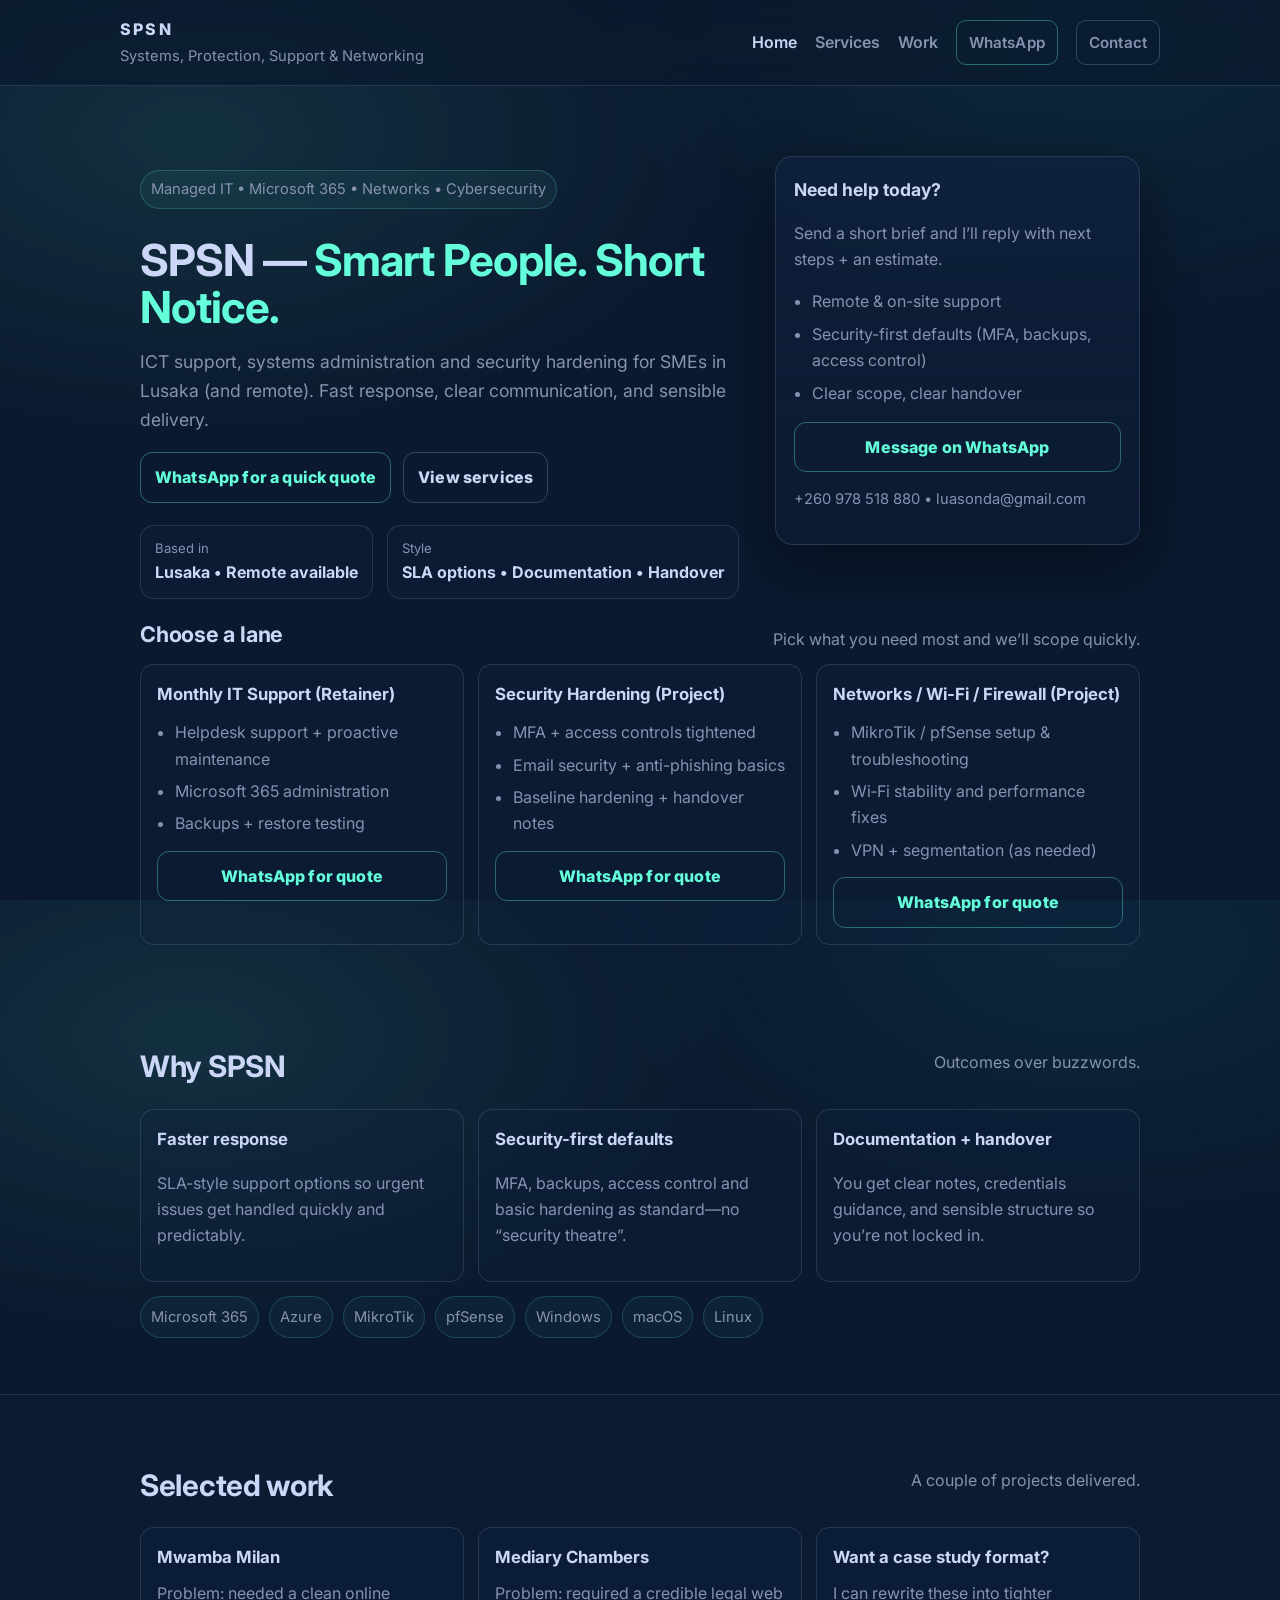
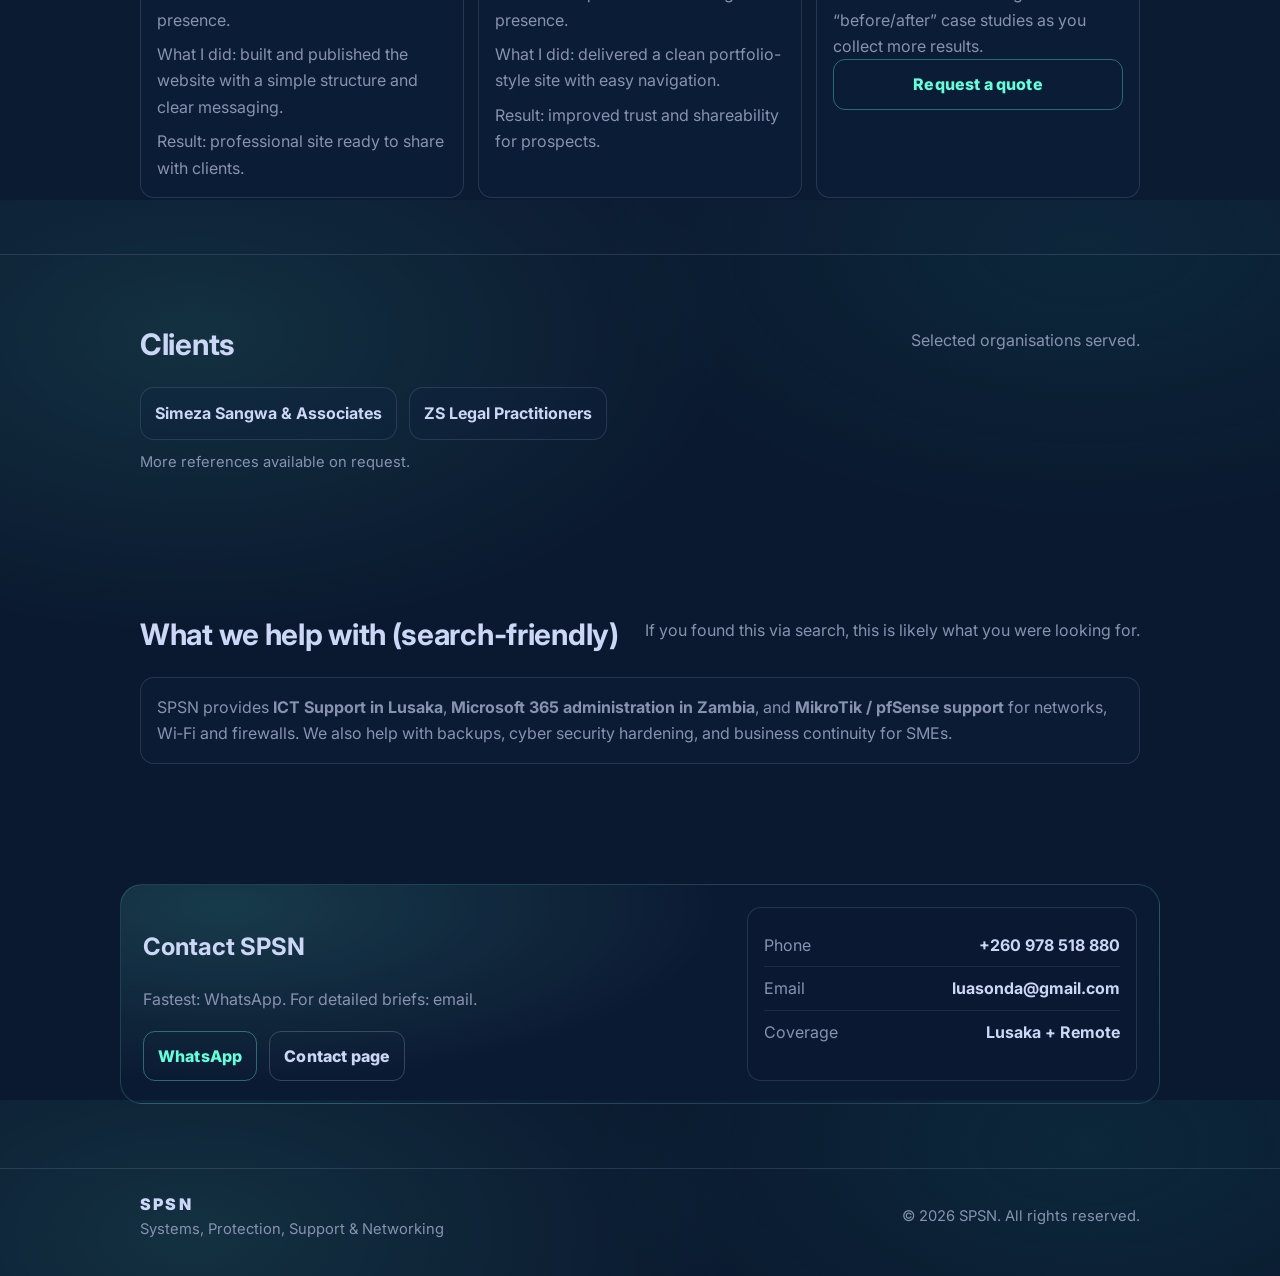
<file: index.html>
<!doctype html>
<html lang="en">
<head>
  <meta charset="utf-8" />
  <meta name="viewport" content="width=device-width, initial-scale=1" />
  <title>SPSN — ICT Support, Microsoft 365, Networks & Security (Lusaka)</title>
  <meta name="description" content="SPSN (Systems, Protection, Support & Networking) provides managed IT support, Microsoft 365 administration, MikroTik/pfSense networking, cybersecurity hardening, backups and business continuity for SMEs in Lusaka, Zambia and remote." />

  <!-- Open Graph -->
  <meta property="og:title" content="SPSN — Smart People. Short Notice." />
  <meta property="og:description" content="ICT Support in Lusaka • Microsoft 365 admin (Zambia) • MikroTik/pfSense support • Security hardening" />
  <meta property="og:type" content="website" />

  <link rel="preconnect" href="https://fonts.googleapis.com" />
  <link rel="preconnect" href="https://fonts.gstatic.com" crossorigin />
  <link href="https://fonts.googleapis.com/css2?family=Inter:wght@400;500;600;700&display=swap" rel="stylesheet" />

  <link rel="stylesheet" href="styles.css" />
</head>
<body>
  <header class="site-header">
    <div class="container header-inner">
      <a class="brand" href="index.html" aria-label="SPSN home">
        <span class="brand-mark" aria-hidden="true">SPSN</span>
        <span class="brand-sub">Systems, Protection, Support &amp; Networking</span>
      </a>

      <nav class="nav">
        <a class="nav-active" href="index.html">Home</a>
        <a href="services.html">Services</a>
        <a href="#work">Work</a>
        <a class="btn btn-small" href="https://wa.me/260978518880" target="_blank" rel="noopener">WhatsApp</a>
        <a class="btn btn-small btn-ghost" href="contact.html">Contact</a>
      </nav>
    </div>
  </header>

  <main id="top">
    <section class="hero">
      <div class="container hero-grid">
        <div>
          <p class="eyebrow">Managed IT • Microsoft 365 • Networks • Cybersecurity</p>
          <h1>
            SPSN — <span class="accent">Smart People. Short Notice.</span>
          </h1>
          <p class="lead">
            ICT support, systems administration and security hardening for SMEs in Lusaka (and remote). Fast response, clear communication, and sensible delivery.
          </p>
          <div class="cta-row">
            <a class="btn" href="https://wa.me/260978518880" target="_blank" rel="noopener">WhatsApp for a quick quote</a>
            <a class="btn btn-ghost" href="services.html">View services</a>
          </div>

          <div class="trust">
            <div class="trust-item">
              <div class="trust-kicker">Based in</div>
              <div class="trust-text">Lusaka • Remote available</div>
            </div>
            <div class="trust-item">
              <div class="trust-kicker">Style</div>
              <div class="trust-text">SLA options • Documentation • Handover</div>
            </div>
          </div>
        </div>

        <div class="hero-card" role="region" aria-label="Quick contact">
          <h2>Need help today?</h2>
          <p class="muted">Send a short brief and I’ll reply with next steps + an estimate.</p>
          <ul class="ticks">
            <li>Remote &amp; on-site support</li>
            <li>Security-first defaults (MFA, backups, access control)</li>
            <li>Clear scope, clear handover</li>
          </ul>
          <a class="btn btn-block" href="https://wa.me/260978518880" target="_blank" rel="noopener">Message on WhatsApp</a>
          <p class="micro muted">+260 978 518 880 • luasonda@gmail.com</p>
        </div>
      </div>

      <div class="container" style="margin-top:18px">
        <div class="section-head" style="margin-bottom:12px">
          <h2 style="font-size:1.35rem; margin:0">Choose a lane</h2>
          <p class="muted" style="margin:0">Pick what you need most and we’ll scope quickly.</p>
        </div>

        <div class="grid lanes">
          <article class="card lane">
            <h3>Monthly IT Support (Retainer)</h3>
            <ul class="ticks">
              <li>Helpdesk support + proactive maintenance</li>
              <li>Microsoft 365 administration</li>
              <li>Backups + restore testing</li>
            </ul>
            <a class="btn btn-block" href="https://wa.me/260978518880" target="_blank" rel="noopener">WhatsApp for quote</a>
          </article>

          <article class="card lane">
            <h3>Security Hardening (Project)</h3>
            <ul class="ticks">
              <li>MFA + access controls tightened</li>
              <li>Email security + anti-phishing basics</li>
              <li>Baseline hardening + handover notes</li>
            </ul>
            <a class="btn btn-block" href="https://wa.me/260978518880" target="_blank" rel="noopener">WhatsApp for quote</a>
          </article>

          <article class="card lane">
            <h3>Networks / Wi‑Fi / Firewall (Project)</h3>
            <ul class="ticks">
              <li>MikroTik / pfSense setup & troubleshooting</li>
              <li>Wi‑Fi stability and performance fixes</li>
              <li>VPN + segmentation (as needed)</li>
            </ul>
            <a class="btn btn-block" href="https://wa.me/260978518880" target="_blank" rel="noopener">WhatsApp for quote</a>
          </article>
        </div>
      </div>
    </section>

    <section class="section" id="why">
      <div class="container">
        <div class="section-head">
          <h2>Why SPSN</h2>
          <p class="muted">Outcomes over buzzwords.</p>
        </div>

        <div class="grid">
          <article class="card">
            <h3>Faster response</h3>
            <p class="muted">SLA-style support options so urgent issues get handled quickly and predictably.</p>
          </article>
          <article class="card">
            <h3>Security-first defaults</h3>
            <p class="muted">MFA, backups, access control and basic hardening as standard—no “security theatre”.</p>
          </article>
          <article class="card">
            <h3>Documentation + handover</h3>
            <p class="muted">You get clear notes, credentials guidance, and sensible structure so you’re not locked in.</p>
          </article>
        </div>

        <div class="chips" style="margin-top:14px">
          <span class="chip">Microsoft 365</span>
          <span class="chip">Azure</span>
          <span class="chip">MikroTik</span>
          <span class="chip">pfSense</span>
          <span class="chip">Windows</span>
          <span class="chip">macOS</span>
          <span class="chip">Linux</span>
        </div>
      </div>
    </section>

    <section id="work" class="section section-alt">
      <div class="container">
        <div class="section-head">
          <h2>Selected work</h2>
          <p class="muted">A couple of projects delivered.</p>
        </div>

        <div class="grid proof">
          <article class="card">
            <h3><a href="https://mwambamilan.com/" target="_blank" rel="noopener">Mwamba Milan</a></h3>
            <p class="muted">Problem: needed a clean online presence.</p>
            <p class="muted">What I did: built and published the website with a simple structure and clear messaging.</p>
            <p class="muted">Result: professional site ready to share with clients.</p>
          </article>
          <article class="card">
            <h3><a href="https://www.mediarychambers.com" target="_blank" rel="noopener">Mediary Chambers</a></h3>
            <p class="muted">Problem: required a credible legal web presence.</p>
            <p class="muted">What I did: delivered a clean portfolio-style site with easy navigation.</p>
            <p class="muted">Result: improved trust and shareability for prospects.</p>
          </article>
          <article class="card">
            <h3>Want a case study format?</h3>
            <p class="muted">I can rewrite these into tighter “before/after” case studies as you collect more results.</p>
            <a class="btn btn-block" href="contact.html">Request a quote</a>
          </article>
        </div>
      </div>
    </section>

    <section class="section" id="clients">
      <div class="container">
        <div class="section-head">
          <h2>Clients</h2>
          <p class="muted">Selected organisations served.</p>
        </div>

        <div class="client-list">
          <div class="client-item">Simeza Sangwa &amp; Associates</div>
          <a class="client-item" href="https://zslegalpractitioners.com/" target="_blank" rel="noopener">ZS Legal Practitioners</a>
        </div>

        <p class="micro muted" style="margin-top:10px">More references available on request.</p>
      </div>
    </section>

    <section class="section" id="seo">
      <div class="container">
        <div class="section-head">
          <h2>What we help with (search-friendly)</h2>
          <p class="muted">If you found this via search, this is likely what you were looking for.</p>
        </div>

        <div class="card">
          <p class="muted" style="margin:0">
            SPSN provides <strong>ICT Support in Lusaka</strong>, <strong>Microsoft 365 administration in Zambia</strong>, and <strong>MikroTik / pfSense support</strong> for networks, Wi‑Fi and firewalls. We also help with backups, cyber security hardening, and business continuity for SMEs.
          </p>
        </div>
      </div>
    </section>

    <section id="contact" class="section section-cta">
      <div class="container cta-box">
        <div>
          <h2>Contact SPSN</h2>
          <p class="muted">Fastest: WhatsApp. For detailed briefs: email.</p>
          <div class="cta-row">
            <a class="btn" href="https://wa.me/260978518880" target="_blank" rel="noopener">WhatsApp</a>
            <a class="btn btn-ghost" href="contact.html">Contact page</a>
          </div>
        </div>

        <div class="contact-card">
          <div class="contact-row"><span class="label">Phone</span><span class="value">+260 978 518 880</span></div>
          <div class="contact-row"><span class="label">Email</span><span class="value">luasonda@gmail.com</span></div>
          <div class="contact-row"><span class="label">Coverage</span><span class="value">Lusaka + Remote</span></div>
        </div>
      </div>
    </section>
  </main>

  <footer class="site-footer">
    <div class="container footer-inner">
      <div>
        <div class="footer-brand">SPSN</div>
        <div class="micro muted">Systems, Protection, Support &amp; Networking</div>
      </div>
      <div class="micro muted">© <span id="year"></span> SPSN. All rights reserved.</div>
    </div>
  </footer>

  <script>
    document.getElementById('year').textContent = new Date().getFullYear();
  </script>
</body>
</html>
</file>
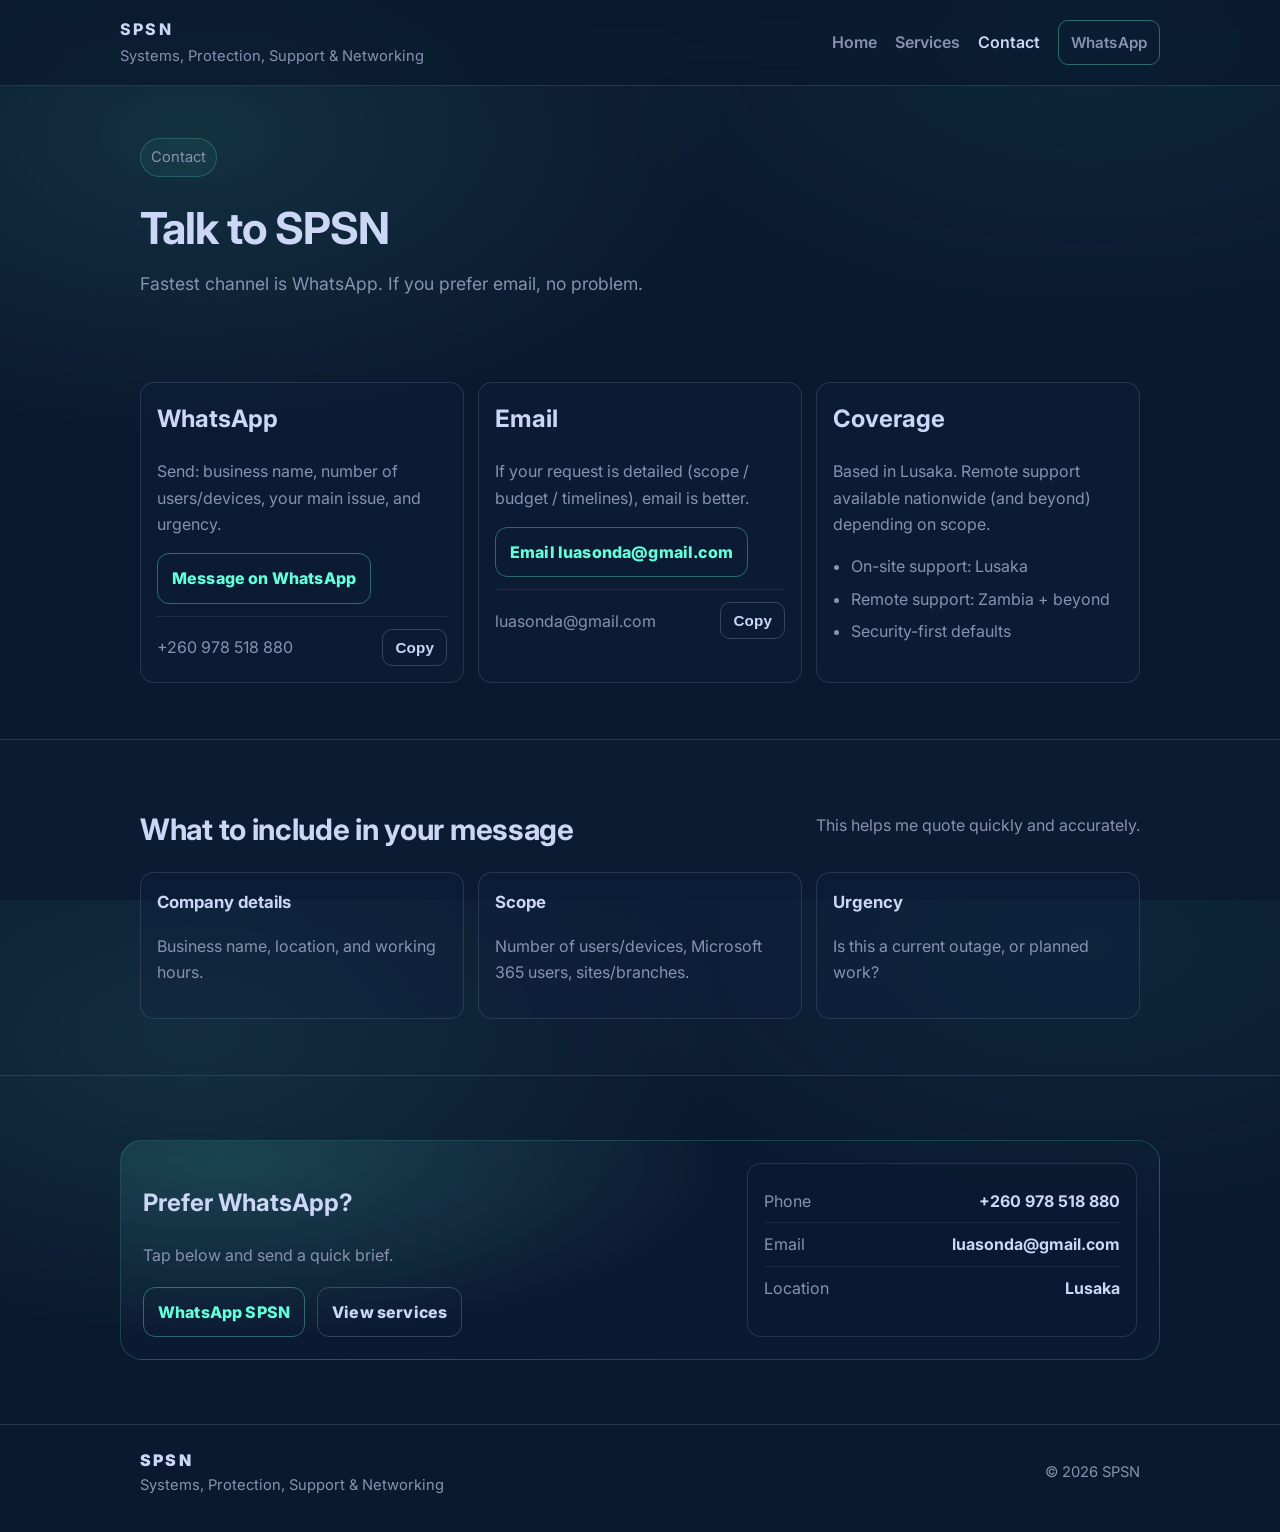
<file: contact.html>
<!doctype html>
<html lang="en">
<head>
  <meta charset="utf-8" />
  <meta name="viewport" content="width=device-width, initial-scale=1" />
  <title>Contact SPSN — ICT Support in Lusaka</title>
  <meta name="description" content="Contact SPSN for ICT support, Microsoft 365 administration, MikroTik/pfSense networking, and cybersecurity services in Lusaka, Zambia (and remote)." />

  <link rel="preconnect" href="https://fonts.googleapis.com" />
  <link rel="preconnect" href="https://fonts.gstatic.com" crossorigin />
  <link href="https://fonts.googleapis.com/css2?family=Inter:wght@400;500;600;700&display=swap" rel="stylesheet" />

  <link rel="stylesheet" href="styles.css" />
</head>
<body>
  <header class="site-header">
    <div class="container header-inner">
      <a class="brand" href="index.html" aria-label="SPSN home">
        <span class="brand-mark" aria-hidden="true">SPSN</span>
        <span class="brand-sub">Systems, Protection, Support &amp; Networking</span>
      </a>

      <nav class="nav">
        <a href="index.html">Home</a>
        <a href="services.html">Services</a>
        <a class="nav-active" href="contact.html">Contact</a>
        <a class="btn btn-small" href="https://wa.me/260978518880" target="_blank" rel="noopener">WhatsApp</a>
      </nav>
    </div>
  </header>

  <main>
    <section class="section page-hero">
      <div class="container">
        <p class="eyebrow">Contact</p>
        <h1>Talk to SPSN</h1>
        <p class="lead">Fastest channel is WhatsApp. If you prefer email, no problem.</p>
      </div>
    </section>

    <section class="section">
      <div class="container">
        <div class="grid contact-grid">
          <div class="card">
            <h2 style="margin-top:0">WhatsApp</h2>
            <p class="muted">Send: business name, number of users/devices, your main issue, and urgency.</p>
            <a class="btn" href="https://wa.me/260978518880" target="_blank" rel="noopener">Message on WhatsApp</a>
            <div class="copy-row">
              <span class="muted">+260 978 518 880</span>
              <button class="btn btn-ghost btn-small" data-copy="+260978518880">Copy</button>
            </div>
          </div>

          <div class="card">
            <h2 style="margin-top:0">Email</h2>
            <p class="muted">If your request is detailed (scope / budget / timelines), email is better.</p>
            <a class="btn" href="mailto:luasonda@gmail.com">Email luasonda@gmail.com</a>
            <div class="copy-row">
              <span class="muted">luasonda@gmail.com</span>
              <button class="btn btn-ghost btn-small" data-copy="luasonda@gmail.com">Copy</button>
            </div>
          </div>

          <div class="card">
            <h2 style="margin-top:0">Coverage</h2>
            <p class="muted">Based in Lusaka. Remote support available nationwide (and beyond) depending on scope.</p>
            <ul class="ticks">
              <li>On-site support: Lusaka</li>
              <li>Remote support: Zambia + beyond</li>
              <li>Security-first defaults</li>
            </ul>
          </div>
        </div>
      </div>
    </section>

    <section class="section section-alt">
      <div class="container">
        <div class="section-head">
          <h2>What to include in your message</h2>
          <p class="muted">This helps me quote quickly and accurately.</p>
        </div>
        <div class="grid">
          <div class="card"><h3>Company details</h3><p class="muted">Business name, location, and working hours.</p></div>
          <div class="card"><h3>Scope</h3><p class="muted">Number of users/devices, Microsoft 365 users, sites/branches.</p></div>
          <div class="card"><h3>Urgency</h3><p class="muted">Is this a current outage, or planned work?</p></div>
        </div>
      </div>
    </section>

    <section class="section section-cta">
      <div class="container cta-box">
        <div>
          <h2>Prefer WhatsApp?</h2>
          <p class="muted">Tap below and send a quick brief.</p>
          <div class="cta-row">
            <a class="btn" href="https://wa.me/260978518880" target="_blank" rel="noopener">WhatsApp SPSN</a>
            <a class="btn btn-ghost" href="services.html">View services</a>
          </div>
        </div>
        <div class="contact-card">
          <div class="contact-row"><span class="label">Phone</span><span class="value">+260 978 518 880</span></div>
          <div class="contact-row"><span class="label">Email</span><span class="value">luasonda@gmail.com</span></div>
          <div class="contact-row"><span class="label">Location</span><span class="value">Lusaka</span></div>
        </div>
      </div>
    </section>
  </main>

  <footer class="site-footer">
    <div class="container footer-inner">
      <div>
        <div class="footer-brand">SPSN</div>
        <div class="micro muted">Systems, Protection, Support &amp; Networking</div>
      </div>
      <div class="micro muted">© <span id="year"></span> SPSN</div>
    </div>
  </footer>

  <script>
    document.getElementById('year').textContent = new Date().getFullYear();

    // Copy-to-clipboard helpers
    document.querySelectorAll('[data-copy]').forEach((btn) => {
      btn.addEventListener('click', async () => {
        const val = btn.getAttribute('data-copy');
        try {
          await navigator.clipboard.writeText(val);
          const old = btn.textContent;
          btn.textContent = 'Copied';
          setTimeout(() => (btn.textContent = old), 900);
        } catch (e) {
          // Fallback
          const ta = document.createElement('textarea');
          ta.value = val;
          document.body.appendChild(ta);
          ta.select();
          document.execCommand('copy');
          ta.remove();
        }
      });
    });
  </script>
</body>
</html>
</file>
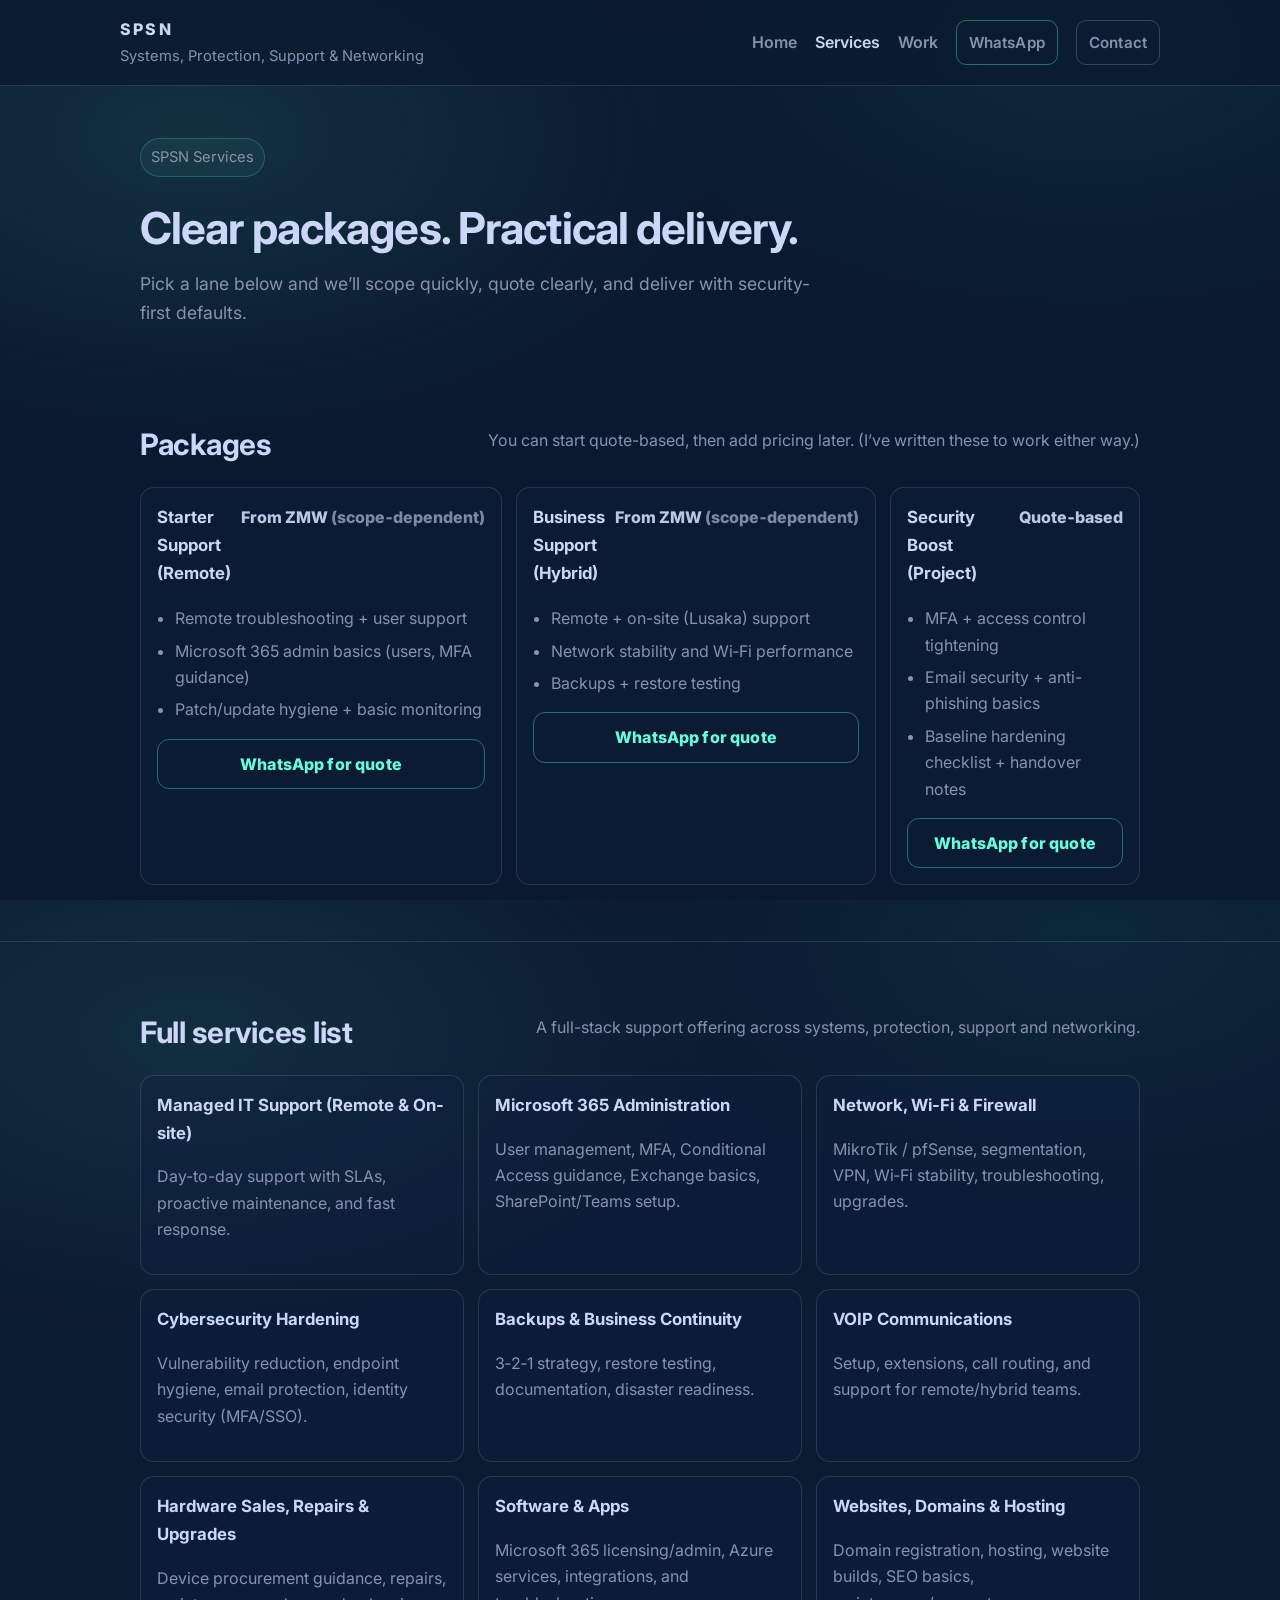
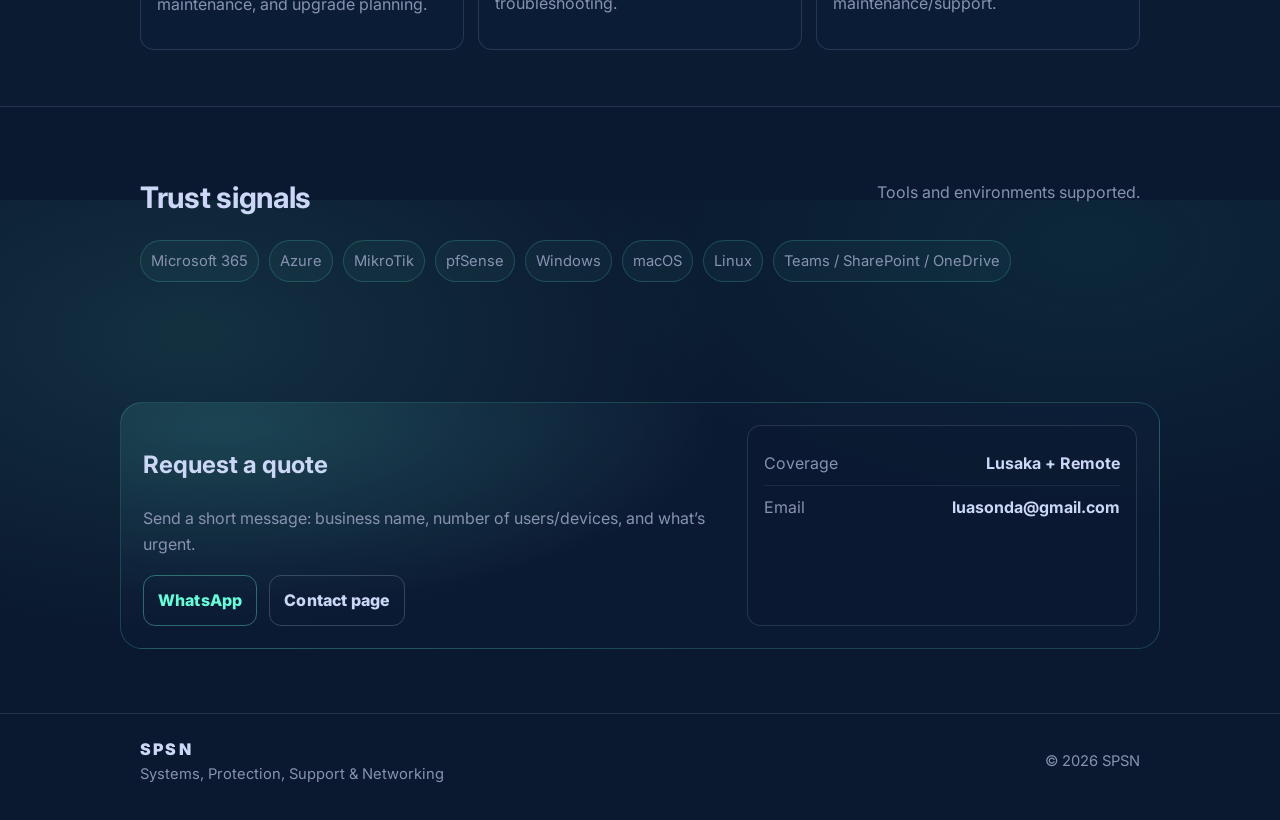
<file: services.html>
<!doctype html>
<html lang="en">
<head>
  <meta charset="utf-8" />
  <meta name="viewport" content="width=device-width, initial-scale=1" />
  <title>SPSN Services — ICT Support, Microsoft 365, Networks & Security (Lusaka)</title>
  <meta name="description" content="SPSN services: Managed IT Support retainers, Microsoft 365 administration, MikroTik/pfSense networking, cybersecurity hardening, backups and business continuity for SMEs in Lusaka, Zambia." />

  <!-- Open Graph -->
  <meta property="og:title" content="SPSN Services" />
  <meta property="og:description" content="Managed IT Support • Security Hardening • Networks/Wi‑Fi/Firewall — Lusaka + Remote" />
  <meta property="og:type" content="website" />

  <link rel="preconnect" href="https://fonts.googleapis.com" />
  <link rel="preconnect" href="https://fonts.gstatic.com" crossorigin />
  <link href="https://fonts.googleapis.com/css2?family=Inter:wght@400;500;600;700&display=swap" rel="stylesheet" />

  <link rel="stylesheet" href="styles.css" />
</head>
<body>
  <header class="site-header">
    <div class="container header-inner">
      <a class="brand" href="index.html" aria-label="SPSN home">
        <span class="brand-mark" aria-hidden="true">SPSN</span>
        <span class="brand-sub">Systems, Protection, Support &amp; Networking</span>
      </a>

      <nav class="nav">
        <a href="index.html">Home</a>
        <a class="nav-active" href="services.html">Services</a>
        <a href="index.html#work">Work</a>
        <a class="btn btn-small" href="https://wa.me/260978518880" target="_blank" rel="noopener">WhatsApp</a>
        <a class="btn btn-small btn-ghost" href="contact.html">Contact</a>
      </nav>
    </div>
  </header>

  <main>
    <section class="section page-hero">
      <div class="container">
        <p class="eyebrow">SPSN Services</p>
        <h1>Clear packages. Practical delivery.</h1>
        <p class="lead">Pick a lane below and we’ll scope quickly, quote clearly, and deliver with security-first defaults.</p>
      </div>
    </section>

    <section class="section">
      <div class="container">
        <div class="section-head">
          <h2>Packages</h2>
          <p class="muted">You can start quote-based, then add pricing later. (I’ve written these to work either way.)</p>
        </div>

        <div class="grid packs">
          <article class="card pack">
            <div class="pack-top">
              <h3>Starter Support (Remote)</h3>
              <div class="pack-price">From ZMW <span class="muted">(scope‑dependent)</span></div>
            </div>
            <ul class="ticks">
              <li>Remote troubleshooting + user support</li>
              <li>Microsoft 365 admin basics (users, MFA guidance)</li>
              <li>Patch/update hygiene + basic monitoring</li>
            </ul>
            <a class="btn btn-block" href="https://wa.me/260978518880" target="_blank" rel="noopener">WhatsApp for quote</a>
          </article>

          <article class="card pack">
            <div class="pack-top">
              <h3>Business Support (Hybrid)</h3>
              <div class="pack-price">From ZMW <span class="muted">(scope‑dependent)</span></div>
            </div>
            <ul class="ticks">
              <li>Remote + on-site (Lusaka) support</li>
              <li>Network stability and Wi‑Fi performance</li>
              <li>Backups + restore testing</li>
            </ul>
            <a class="btn btn-block" href="https://wa.me/260978518880" target="_blank" rel="noopener">WhatsApp for quote</a>
          </article>

          <article class="card pack">
            <div class="pack-top">
              <h3>Security Boost (Project)</h3>
              <div class="pack-price">Quote‑based</div>
            </div>
            <ul class="ticks">
              <li>MFA + access control tightening</li>
              <li>Email security + anti-phishing basics</li>
              <li>Baseline hardening checklist + handover notes</li>
            </ul>
            <a class="btn btn-block" href="https://wa.me/260978518880" target="_blank" rel="noopener">WhatsApp for quote</a>
          </article>
        </div>
      </div>
    </section>

    <section class="section section-alt" id="services">
      <div class="container">
        <div class="section-head">
          <h2>Full services list</h2>
          <p class="muted">A full-stack support offering across systems, protection, support and networking.</p>
        </div>

        <div class="grid">
          <article class="card">
            <h3>Managed IT Support (Remote &amp; On-site)</h3>
            <p class="muted">Day-to-day support with SLAs, proactive maintenance, and fast response.</p>
          </article>
          <article class="card">
            <h3>Microsoft 365 Administration</h3>
            <p class="muted">User management, MFA, Conditional Access guidance, Exchange basics, SharePoint/Teams setup.</p>
          </article>
          <article class="card">
            <h3>Network, Wi‑Fi &amp; Firewall</h3>
            <p class="muted">MikroTik / pfSense, segmentation, VPN, Wi‑Fi stability, troubleshooting, upgrades.</p>
          </article>
          <article class="card">
            <h3>Cybersecurity Hardening</h3>
            <p class="muted">Vulnerability reduction, endpoint hygiene, email protection, identity security (MFA/SSO).</p>
          </article>
          <article class="card">
            <h3>Backups &amp; Business Continuity</h3>
            <p class="muted">3‑2‑1 strategy, restore testing, documentation, disaster readiness.</p>
          </article>
          <article class="card">
            <h3>VOIP Communications</h3>
            <p class="muted">Setup, extensions, call routing, and support for remote/hybrid teams.</p>
          </article>
          <article class="card">
            <h3>Hardware Sales, Repairs &amp; Upgrades</h3>
            <p class="muted">Device procurement guidance, repairs, maintenance, and upgrade planning.</p>
          </article>
          <article class="card">
            <h3>Software &amp; Apps</h3>
            <p class="muted">Microsoft 365 licensing/admin, Azure services, integrations, and troubleshooting.</p>
          </article>
          <article class="card">
            <h3>Websites, Domains &amp; Hosting</h3>
            <p class="muted">Domain registration, hosting, website builds, SEO basics, maintenance/support.</p>
          </article>
        </div>
      </div>
    </section>

    <section class="section">
      <div class="container">
        <div class="section-head">
          <h2>Trust signals</h2>
          <p class="muted">Tools and environments supported.</p>
        </div>

        <div class="chips">
          <span class="chip">Microsoft 365</span>
          <span class="chip">Azure</span>
          <span class="chip">MikroTik</span>
          <span class="chip">pfSense</span>
          <span class="chip">Windows</span>
          <span class="chip">macOS</span>
          <span class="chip">Linux</span>
          <span class="chip">Teams / SharePoint / OneDrive</span>
        </div>
      </div>
    </section>

    <section class="section section-cta">
      <div class="container cta-box">
        <div>
          <h2>Request a quote</h2>
          <p class="muted">Send a short message: business name, number of users/devices, and what’s urgent.</p>
          <div class="cta-row">
            <a class="btn" href="https://wa.me/260978518880" target="_blank" rel="noopener">WhatsApp</a>
            <a class="btn btn-ghost" href="contact.html">Contact page</a>
          </div>
        </div>
        <div class="contact-card">
          <div class="contact-row"><span class="label">Coverage</span><span class="value">Lusaka + Remote</span></div>
          <div class="contact-row"><span class="label">Email</span><span class="value">luasonda@gmail.com</span></div>
        </div>
      </div>
    </section>
  </main>

  <footer class="site-footer">
    <div class="container footer-inner">
      <div>
        <div class="footer-brand">SPSN</div>
        <div class="micro muted">Systems, Protection, Support &amp; Networking</div>
      </div>
      <div class="micro muted">© <span id="year"></span> SPSN</div>
    </div>
  </footer>

  <script>
    document.getElementById('year').textContent = new Date().getFullYear();
  </script>
</body>
</html>
</file>
<file: styles.css>
:root{
  /* Brittany Chiang-inspired palette (adapted to SPSN) */
  --bg: #0a192f;
  --panel: rgba(17,34,64,0.55);
  --text: #ccd6f6;
  --muted: #8892b0;
  --line: rgba(136,146,176,.22);
  --accent: #64ffda; /* mint */
  --accent2: #2dd4bf; /* teal-ish */
  --shadow: 0 18px 55px rgba(0,0,0,.40);

  --radius: 14px;
}

*{box-sizing:border-box}
html,body{height:100%}
body{
  margin:0;
  font-family: Inter, system-ui, -apple-system, Segoe UI, Roboto, Arial, sans-serif;
  background: radial-gradient(900px 500px at 15% 15%, rgba(100,255,218,.10), transparent 60%),
              radial-gradient(900px 500px at 85% 5%, rgba(45,212,191,.08), transparent 55%),
              var(--bg);
  color:var(--text);
  line-height:1.65;
}

a{color:inherit; text-decoration:none}
a:hover{color: var(--accent)}
.container{max-width:1040px; margin:0 auto; padding:0 20px}

.muted{color:var(--muted)}
.micro{font-size:.92rem}

/* Header */
.site-header{
  position:sticky; top:0; z-index:10;
  background: rgba(10,25,47,.72);
  backdrop-filter: blur(12px);
  border-bottom:1px solid var(--line);
}
.header-inner{
  display:flex; align-items:center; justify-content:space-between;
  padding:16px 0;
  gap:18px;
}

.brand{display:flex; flex-direction:column; gap:2px}
.brand-mark{font-weight:800; letter-spacing:.14em}
.brand-sub{font-size:.92rem; color:var(--muted)}

.nav{display:flex; gap:18px; align-items:center; flex-wrap:wrap; justify-content:flex-end}
.nav a{color:var(--muted); font-weight:600}
.nav a:hover{color:var(--accent)}
.nav-active{color: var(--text) !important}

/* Buttons */
.btn{
  display:inline-flex; align-items:center; justify-content:center;
  padding:11px 14px;
  border-radius: 12px;
  font-weight:800;
  letter-spacing: .01em;
  background: transparent;
  color: var(--accent);
  border:1px solid rgba(100,255,218,.35);
  box-shadow:none;
}
.btn:hover{border-color: rgba(100,255,218,.7); background: rgba(100,255,218,.06)}
.btn:active{transform: translateY(1px)}
.btn-small{padding:9px 12px; border-radius:10px; font-size:.95rem}
.btn-ghost{
  background: transparent;
  color: var(--text);
  border:1px solid rgba(136,146,176,.35);
}
.btn-ghost:hover{border-color: rgba(136,146,176,.75); background: rgba(136,146,176,.07)}
.btn-block{width:100%}

/* Hero */
.hero{padding:70px 0 32px}
.hero-grid{
  display:grid;
  grid-template-columns: 1.25fr .75fr;
  gap:26px;
  align-items:start;
}

.eyebrow{
  display:inline-flex;
  align-items:center;
  gap:10px;
  padding:6px 10px;
  border:1px solid rgba(100,255,218,.20);
  border-radius:999px;
  background: rgba(100,255,218,.05);
  color: var(--muted);
  font-size:.92rem;
}

h1{margin:14px 0 10px; font-size:2.75rem; line-height:1.05; letter-spacing:-0.02em}
.accent{color: var(--accent)}
.lead{font-size:1.10rem; color:var(--muted); max-width:62ch}

.cta-row{display:flex; gap:12px; flex-wrap:wrap; margin-top:18px}

.trust{display:flex; gap:14px; flex-wrap:wrap; margin-top:22px}
.trust-item{
  padding:12px 14px;
  border:1px solid var(--line);
  border-radius: var(--radius);
  background: rgba(17,34,64,.35);
}
.trust-kicker{font-size:.82rem; color:var(--muted)}
.trust-text{font-weight:700}

.hero-card{
  border:1px solid var(--line);
  border-radius:18px;
  background: linear-gradient(180deg, rgba(17,34,64,.55), rgba(17,34,64,.25));
  padding:18px;
  box-shadow: var(--shadow);
}
.hero-card h2{margin:0 0 6px; font-size:1.1rem}

.ticks{padding-left:18px; margin:12px 0 16px}
.ticks li{margin:6px 0; color: var(--muted)}

/* Sections */
.section{padding:56px 0}
.section-alt{background: rgba(17,34,64,.18); border-top:1px solid var(--line); border-bottom:1px solid var(--line)}
.section-cta{padding:64px 0}

.section-head{display:flex; align-items:end; justify-content:space-between; gap:18px; flex-wrap:wrap; margin-bottom:18px}
.section-head h2{margin:0; font-size:1.85rem; letter-spacing:-0.01em}

.grid{display:grid; grid-template-columns: repeat(3, 1fr); gap:14px}

.card{
  border:1px solid var(--line);
  border-radius: var(--radius);
  padding:16px;
  background: rgba(17,34,64,.28);
}
.card h3{margin:0 0 6px; font-size:1.05rem}
.card p{color: var(--muted)}

.work-list{display:grid; grid-template-columns: repeat(2, 1fr); gap:14px}
.work-item{
  border:1px solid var(--line);
  border-radius: var(--radius);
  padding:16px;
  background: rgba(17,34,64,.28);
  display:flex; flex-direction:column; gap:6px;
}
.work-item:hover{border-color: rgba(100,255,218,.35)}
.work-title{font-weight:800}
.work-link{color:var(--muted)}

.steps{display:grid; grid-template-columns: repeat(4, 1fr); gap:14px; padding:0; margin:0; list-style:none}
.steps li{border:1px solid var(--line); border-radius: var(--radius); padding:16px; background: rgba(17,34,64,.28)}
.steps h3{margin:0 0 6px; font-size:1.05rem}

.cta-box{
  border:1px solid rgba(100,255,218,.18);
  border-radius:22px;
  background: radial-gradient(900px 320px at 10% 10%, rgba(100,255,218,.14), transparent 55%),
              rgba(17,34,64,.25);
  padding:22px;
  display:grid;
  grid-template-columns: 1.2fr .8fr;
  gap:18px;
}

.contact-card{
  border:1px solid var(--line);
  border-radius: var(--radius);
  padding:16px;
  background: rgba(10,25,47,.35);
}
.contact-row{display:flex; justify-content:space-between; gap:10px; padding:8px 0; border-bottom:1px solid rgba(136,146,176,.14)}
.contact-row:last-child{border-bottom:none}
.label{color:var(--muted)}
.value{font-weight:700}

.site-footer{padding:22px 0 34px; border-top:1px solid var(--line)}
.footer-inner{display:flex; align-items:center; justify-content:space-between; gap:16px; flex-wrap:wrap}
.footer-brand{font-weight:900; letter-spacing:.14em}

/* Page helpers */
.page-hero{padding-top:38px; padding-bottom:10px}

/* Lanes / packs */
.lanes{grid-template-columns: repeat(3, 1fr);}
.lane .ticks{margin:10px 0 14px}

.packs{grid-template-columns: repeat(3, 1fr);}
.pack-top{display:flex; align-items:flex-start; justify-content:space-between; gap:10px; margin-bottom:8px}
.pack-price{font-weight:800; color: var(--text); opacity: .92; white-space: nowrap}

/* Proof cards */
.proof{grid-template-columns: repeat(3, 1fr);}
.proof p{margin:8px 0 0}

/* Chips */
.chips{display:flex; flex-wrap:wrap; gap:10px}
.chip{border:1px solid rgba(100,255,218,.18); background: rgba(100,255,218,.04); padding:8px 10px; border-radius:999px; color: var(--muted); font-size:.92rem}

/* Contact page */
.contact-grid{grid-template-columns: repeat(3, 1fr);}
.copy-row{display:flex; align-items:center; justify-content:space-between; gap:10px; margin-top:12px; padding-top:12px; border-top:1px solid rgba(136,146,176,.16)}

/* Clients */
.client-list{display:flex; flex-wrap:wrap; gap:12px}
.client-item{border:1px solid var(--line); background: rgba(17,34,64,.28); padding:12px 14px; border-radius: var(--radius); font-weight:700}
.client-item:hover{border-color: rgba(100,255,218,.35)}

@media (max-width: 920px){
  .hero-grid{grid-template-columns:1fr;}
  .grid{grid-template-columns:1fr;}
  .lanes{grid-template-columns:1fr;}
  .packs{grid-template-columns:1fr;}
  .proof{grid-template-columns:1fr;}
  .contact-grid{grid-template-columns:1fr;}
  .work-list{grid-template-columns:1fr;}
  .steps{grid-template-columns:1fr;}
  .cta-box{grid-template-columns:1fr;}
  h1{font-size:2.25rem}
}
</file>
